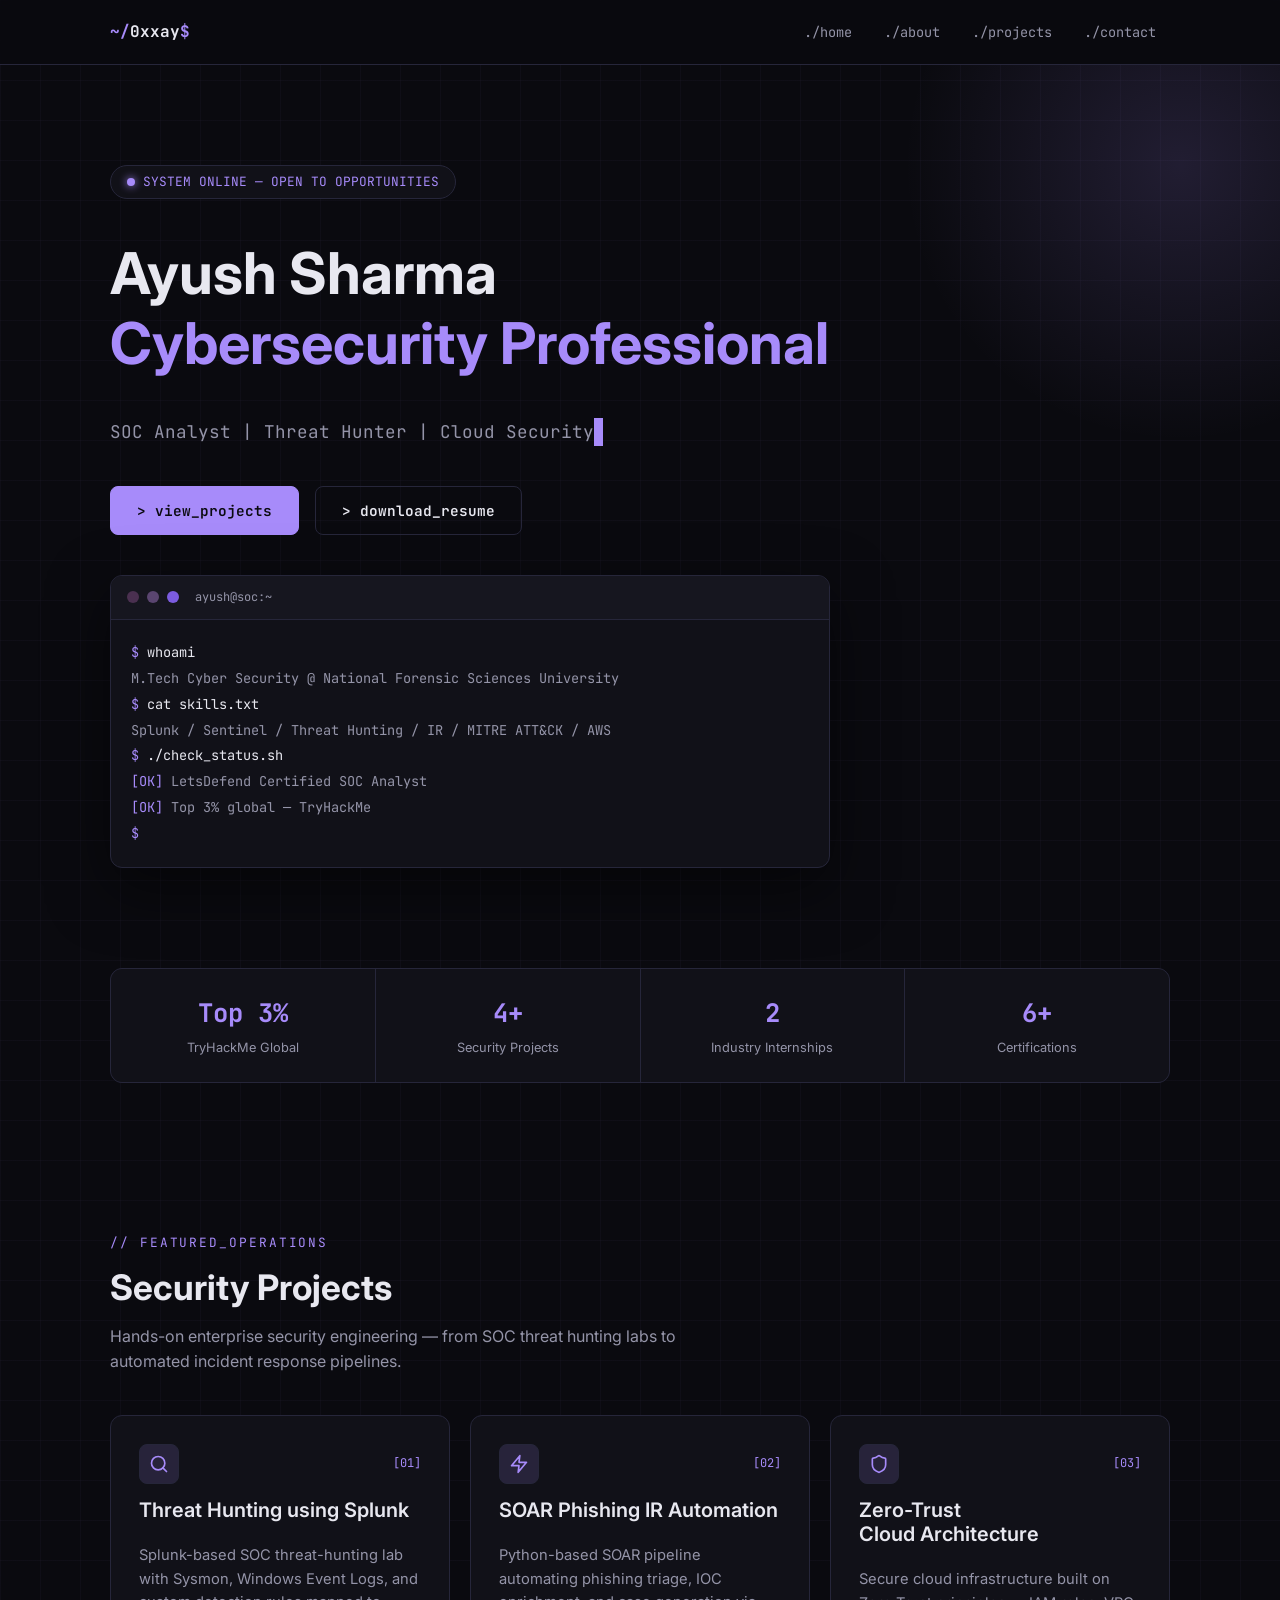
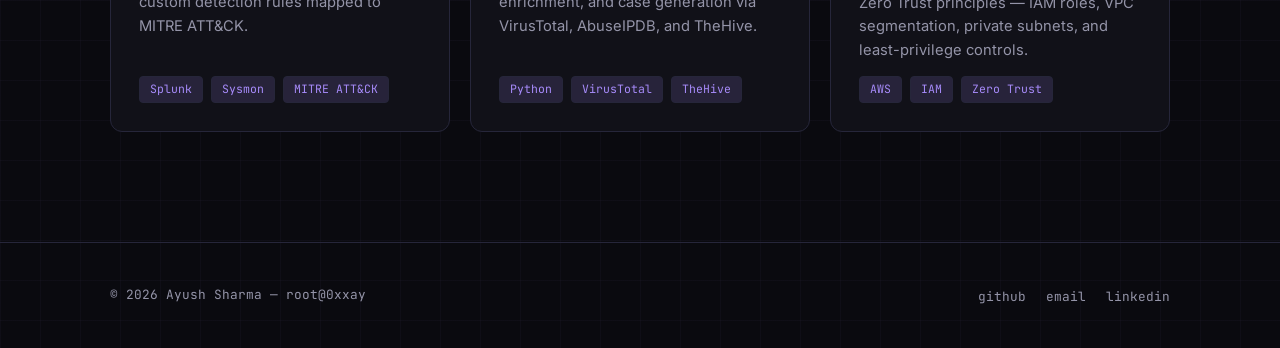
<file: index.html>
<!DOCTYPE html>
<html lang="en">
<head>
    <meta charset="UTF-8">
    <meta name="viewport" content="width=device-width, initial-scale=1.0">
    <meta name="description" content="Ayush Sharma - Cybersecurity professional specializing in SOC operations, threat hunting, SIEM (Splunk), and cloud security on AWS.">
    <meta name="keywords" content="cybersecurity, SOC analyst, threat hunting, Splunk, SIEM, incident response, AWS cloud security, MITRE ATT&CK">
    <meta name="author" content="Ayush Sharma">
    <meta name="theme-color" content="#0a0a0f">

    <meta property="og:title" content="Ayush Sharma | Cybersecurity Portfolio">
    <meta property="og:description" content="SOC Analyst | Threat Hunter | Cloud Security Engineer">

    <title>Ayush Sharma | Cybersecurity Professional</title>
    <link rel="preconnect" href="https://fonts.googleapis.com">
    <link rel="preconnect" href="https://fonts.gstatic.com" crossorigin>
    <link href="https://fonts.googleapis.com/css2?family=Inter:wght@400;600;700&family=JetBrains+Mono:wght@400;600;700&display=swap" rel="stylesheet">
    <link rel="stylesheet" href="assets/css/style.css">
</head>
<body>
    <!-- Navigation -->
    <nav class="navbar" aria-label="Main navigation">
        <div class="container">
            <div class="logo"><span class="prompt">~/</span>0xxay<span class="prompt">$</span></div>
            <button class="nav-toggle" aria-label="Toggle navigation menu">[=]</button>
            <ul class="nav-links">
                <li><a href="index.html" class="active">./home</a></li>
                <li><a href="about.html">./about</a></li>
                <li><a href="projects.html">./projects</a></li>
                <li><a href="contact.html">./contact</a></li>
            </ul>
        </div>
    </nav>

    <main>
        <!-- Hero Section -->
        <section id="home" class="hero">
            <div class="container">
                <span class="hero-status"><span class="status-dot" aria-hidden="true"></span>SYSTEM ONLINE — OPEN TO OPPORTUNITIES</span>
                <h1>Ayush Sharma<br><span class="accent">Cybersecurity Professional</span></h1>
                <p class="subtitle"><span id="typed-text">SOC Analyst | Threat Hunter | Cloud Security</span><span class="cursor">&nbsp;</span></p>
                <div class="cta-buttons">
                    <a href="projects.html" class="btn btn-primary">&gt; view_projects</a>
                    <a href="assets/documents/Ayush_Sharma_Resume.pdf" class="btn btn-secondary" download>&gt; download_resume</a>
                </div>

                <div class="terminal" role="img" aria-label="Terminal window showing profile summary">
                    <div class="terminal-header">
                        <span class="terminal-dot red"></span>
                        <span class="terminal-dot yellow"></span>
                        <span class="terminal-dot green"></span>
                        <span class="terminal-title">ayush@soc:~</span>
                    </div>
                    <div class="terminal-body">
                        <span class="line"><span class="prompt">$</span> <span class="cmd">whoami</span></span>
                        <span class="line">M.Tech Cyber Security @ National Forensic Sciences University</span>
                        <span class="line"><span class="prompt">$</span> <span class="cmd">cat skills.txt</span></span>
                        <span class="line">Splunk / Sentinel / Threat Hunting / IR / MITRE ATT&amp;CK / AWS</span>
                        <span class="line"><span class="prompt">$</span> <span class="cmd">./check_status.sh</span></span>
                        <span class="line"><span class="ok">[OK]</span> LetsDefend Certified SOC Analyst</span>
                        <span class="line"><span class="ok">[OK]</span> Top 3% global — TryHackMe</span>
                        <span class="line"><span class="prompt">$</span> <span class="cursor">&nbsp;</span></span>
                    </div>
                </div>

                <div class="stats-strip">
                    <div class="stat">
                        <div class="stat-value">Top 3%</div>
                        <div class="stat-label">TryHackMe Global</div>
                    </div>
                    <div class="stat">
                        <div class="stat-value">4+</div>
                        <div class="stat-label">Security Projects</div>
                    </div>
                    <div class="stat">
                        <div class="stat-value">2</div>
                        <div class="stat-label">Industry Internships</div>
                    </div>
                    <div class="stat">
                        <div class="stat-value">6+</div>
                        <div class="stat-label">Certifications</div>
                    </div>
                </div>
            </div>
        </section>

        <!-- Featured Projects -->
        <section id="projects-preview">
            <div class="container">
                <div class="section-head">
                    <span class="section-label">// featured_operations</span>
                    <h2>Security Projects</h2>
                    <p>Hands-on enterprise security engineering — from SOC threat hunting labs to automated incident response pipelines.</p>
                </div>
                <div class="projects-grid">
                    <article class="project-card">
                        <div class="card-top">
                            <div class="card-icon" aria-hidden="true">
                                <svg xmlns="http://www.w3.org/2000/svg" viewBox="0 0 24 24" fill="none" stroke="currentColor" stroke-width="2" stroke-linecap="round" stroke-linejoin="round"><circle cx="11" cy="11" r="8"/><path d="m21 21-4.35-4.35"/></svg>
                            </div>
                            <span class="card-index">[01]</span>
                        </div>
                        <h3>Threat Hunting using Splunk</h3>
                        <p>Splunk-based SOC threat-hunting lab with Sysmon, Windows Event Logs, and custom detection rules mapped to MITRE ATT&amp;CK.</p>
                        <div class="tech-stack">
                            <span class="tech-tag">Splunk</span>
                            <span class="tech-tag">Sysmon</span>
                            <span class="tech-tag">MITRE ATT&amp;CK</span>
                        </div>
                    </article>

                    <article class="project-card">
                        <div class="card-top">
                            <div class="card-icon" aria-hidden="true">
                                <svg xmlns="http://www.w3.org/2000/svg" viewBox="0 0 24 24" fill="none" stroke="currentColor" stroke-width="2" stroke-linecap="round" stroke-linejoin="round"><path d="M13 2 3 14h9l-1 8 10-12h-9l1-8z"/></svg>
                            </div>
                            <span class="card-index">[02]</span>
                        </div>
                        <h3>SOAR Phishing IR Automation</h3>
                        <p>Python-based SOAR pipeline automating phishing triage, IOC enrichment, and case generation via VirusTotal, AbuseIPDB, and TheHive.</p>
                        <div class="tech-stack">
                            <span class="tech-tag">Python</span>
                            <span class="tech-tag">VirusTotal</span>
                            <span class="tech-tag">TheHive</span>
                        </div>
                    </article>

                    <article class="project-card">
                        <div class="card-top">
                            <div class="card-icon" aria-hidden="true">
                                <svg xmlns="http://www.w3.org/2000/svg" viewBox="0 0 24 24" fill="none" stroke="currentColor" stroke-width="2" stroke-linecap="round" stroke-linejoin="round"><path d="M20 13c0 5-3.5 7.5-7.66 8.95a1 1 0 0 1-.67-.01C7.5 20.5 4 18 4 13V6a1 1 0 0 1 1-1c2 0 4.5-1.2 6.24-2.72a1.17 1.17 0 0 1 1.52 0C14.51 3.81 17 5 19 5a1 1 0 0 1 1 1z"/></svg>
                            </div>
                            <span class="card-index">[03]</span>
                        </div>
                        <h3>Zero-Trust Cloud Architecture</h3>
                        <p>Secure cloud infrastructure built on Zero Trust principles — IAM roles, VPC segmentation, private subnets, and least-privilege controls.</p>
                        <div class="tech-stack">
                            <span class="tech-tag">AWS</span>
                            <span class="tech-tag">IAM</span>
                            <span class="tech-tag">Zero Trust</span>
                        </div>
                    </article>
                </div>
            </div>
        </section>
    </main>

    <!-- Footer -->
    <footer>
        <div class="container">
            <p>&copy; 2026 Ayush Sharma — <span class="mono">root@0xxay</span></p>
            <ul class="footer-links">
                <li><a href="https://github.com/0xxay" target="_blank" rel="noopener noreferrer">github</a></li>
                <li><a href="mailto:ayush.sharma.cs.2024@gmail.com">email</a></li>
                <li><a href="https://www.linkedin.com/in/ayushsharma001" target="_blank" rel="noopener noreferrer">linkedin</a></li>
            </ul>
        </div>
    </footer>

    <script src="assets/js/main.js"></script>
</body>
</html>
</file>
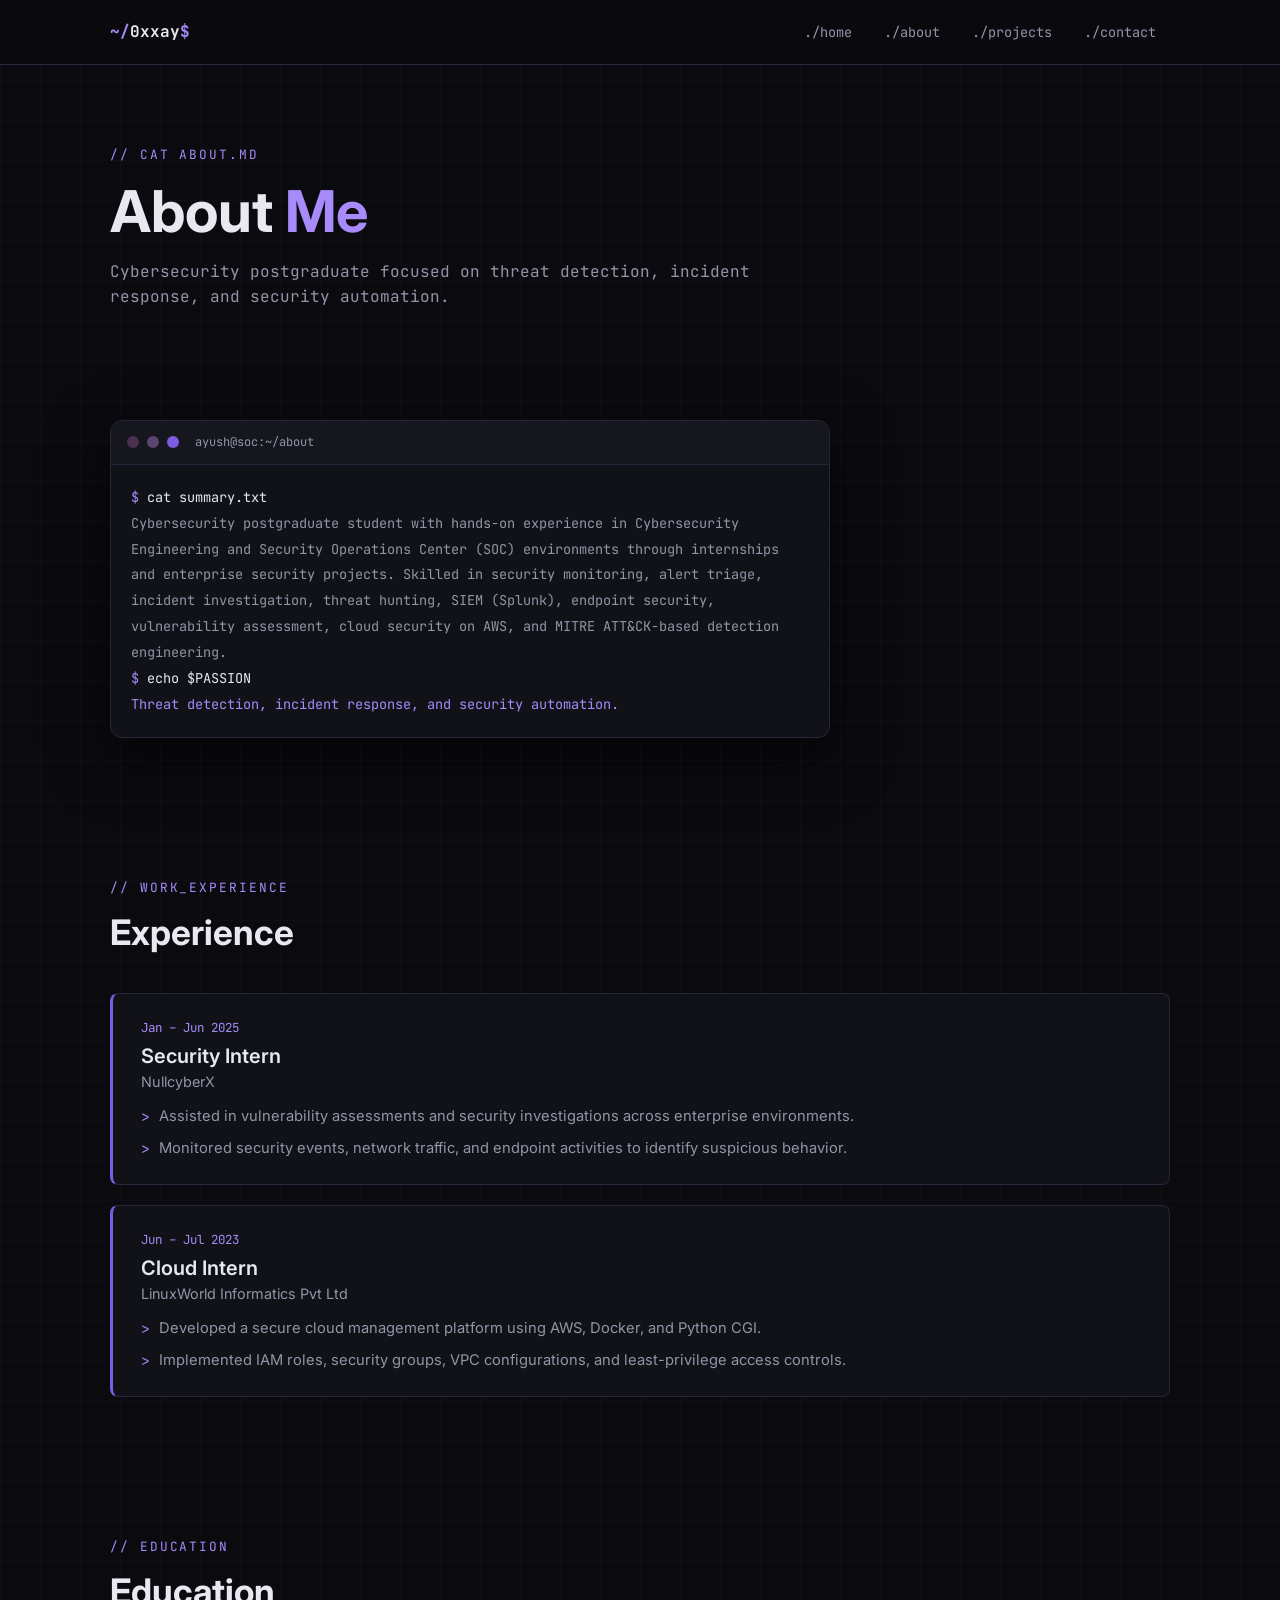
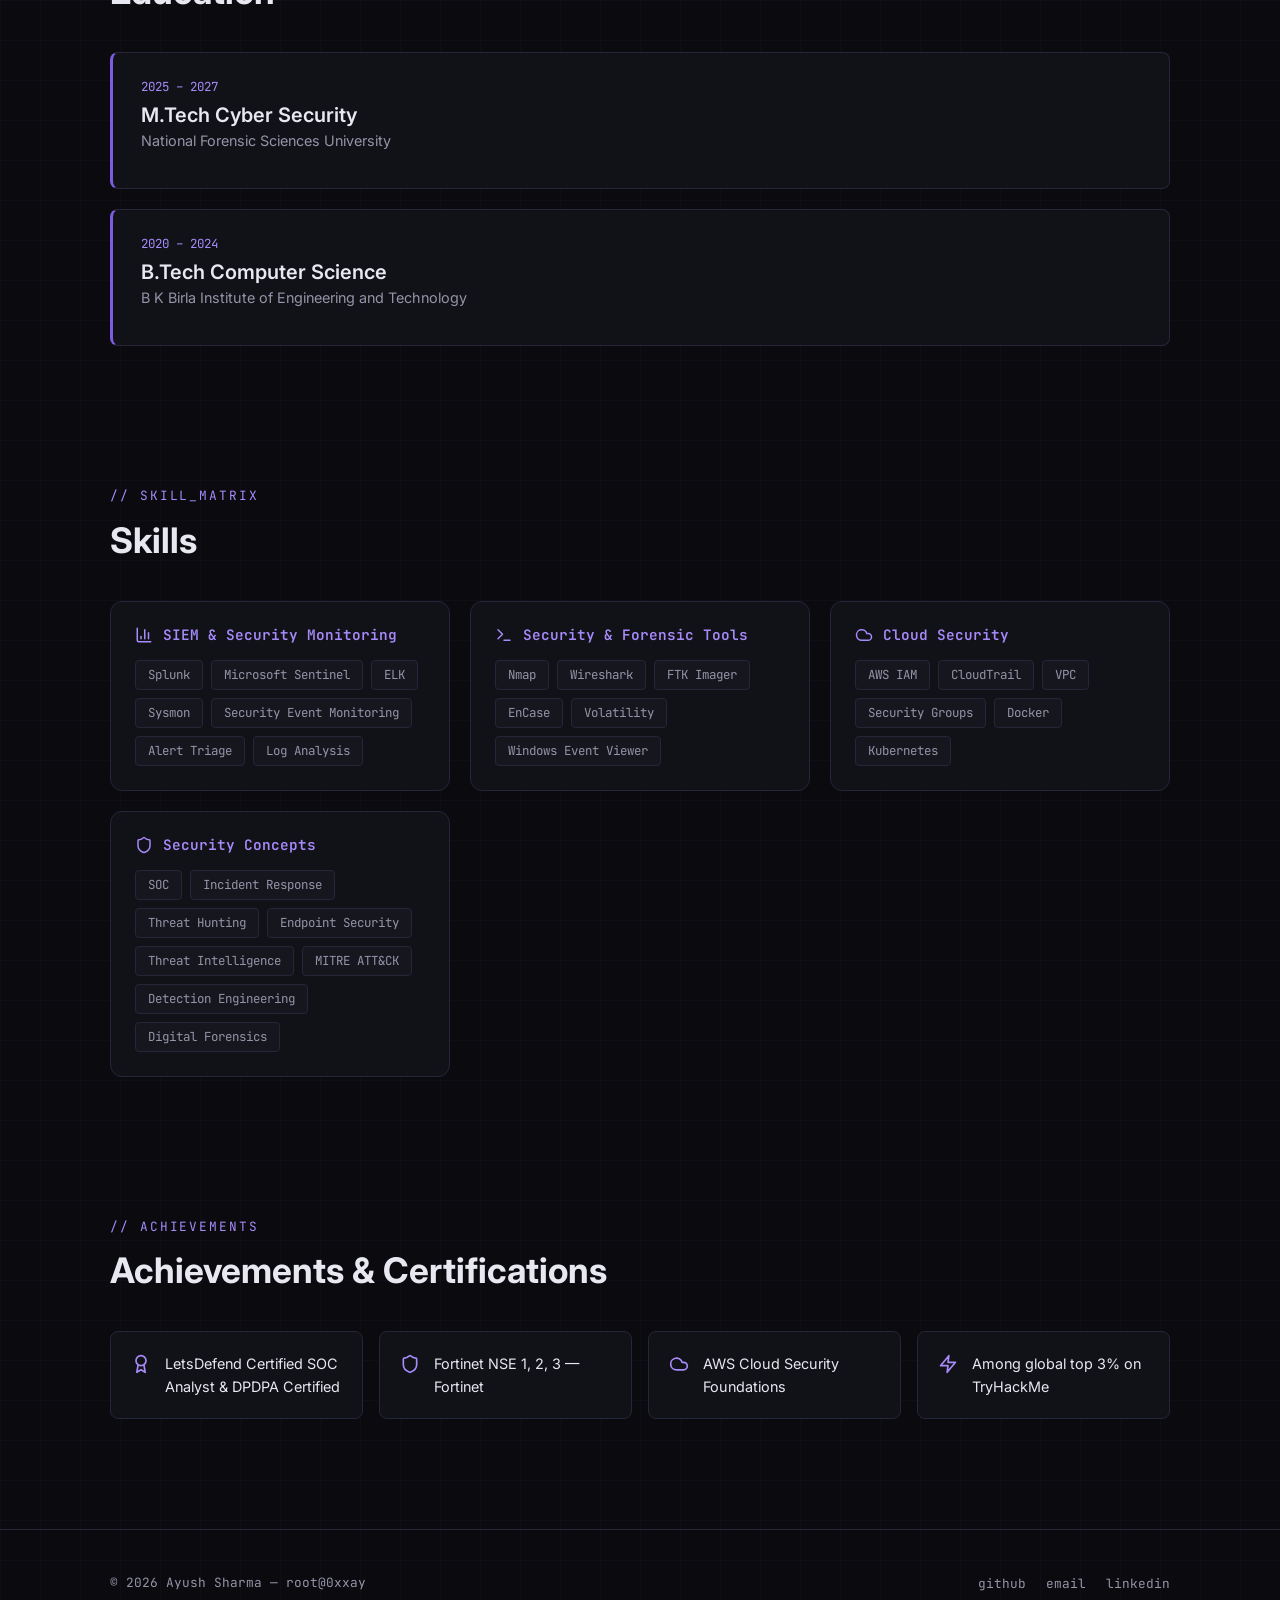
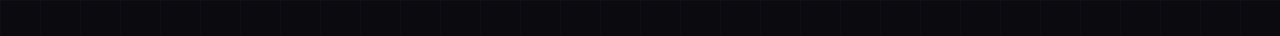
<file: about.html>
<!DOCTYPE html>
<html lang="en">
<head>
    <meta charset="UTF-8">
    <meta name="viewport" content="width=device-width, initial-scale=1.0">
    <meta name="description" content="About Ayush Sharma - Cybersecurity postgraduate with hands-on SOC, threat hunting, and cloud security experience.">
    <meta name="theme-color" content="#0a0a0f">
    <title>About | Ayush Sharma - Cybersecurity Portfolio</title>
    <link rel="preconnect" href="https://fonts.googleapis.com">
    <link rel="preconnect" href="https://fonts.gstatic.com" crossorigin>
    <link href="https://fonts.googleapis.com/css2?family=Inter:wght@400;600;700&family=JetBrains+Mono:wght@400;600;700&display=swap" rel="stylesheet">
    <link rel="stylesheet" href="assets/css/style.css">
</head>
<body>
    <!-- Navigation -->
    <nav class="navbar" aria-label="Main navigation">
        <div class="container">
            <div class="logo"><span class="prompt">~/</span>0xxay<span class="prompt">$</span></div>
            <button class="nav-toggle" aria-label="Toggle navigation menu">[=]</button>
            <ul class="nav-links">
                <li><a href="index.html">./home</a></li>
                <li><a href="about.html" class="active">./about</a></li>
                <li><a href="projects.html">./projects</a></li>
                <li><a href="contact.html">./contact</a></li>
            </ul>
        </div>
    </nav>

    <main>
        <!-- Page Hero -->
        <section class="page-hero">
            <div class="container">
                <span class="section-label">// cat about.md</span>
                <h1>About <span style="color: var(--accent);">Me</span></h1>
                <p class="subtitle">Cybersecurity postgraduate focused on threat detection, incident response, and security automation.</p>
            </div>
        </section>

        <!-- Summary -->
        <section>
            <div class="container">
                <div class="terminal">
                    <div class="terminal-header">
                        <span class="terminal-dot red"></span>
                        <span class="terminal-dot yellow"></span>
                        <span class="terminal-dot green"></span>
                        <span class="terminal-title">ayush@soc:~/about</span>
                    </div>
                    <div class="terminal-body">
                        <span class="line"><span class="prompt">$</span> <span class="cmd">cat summary.txt</span></span>
                        <span class="line">Cybersecurity postgraduate student with hands-on experience in Cybersecurity Engineering and Security Operations Center (SOC) environments through internships and enterprise security projects. Skilled in security monitoring, alert triage, incident investigation, threat hunting, SIEM (Splunk), endpoint security, vulnerability assessment, cloud security on AWS, and MITRE ATT&amp;CK-based detection engineering.</span>
                        <span class="line"><span class="prompt">$</span> <span class="cmd">echo $PASSION</span></span>
                        <span class="line"><span class="ok">Threat detection, incident response, and security automation.</span></span>
                    </div>
                </div>
            </div>
        </section>

        <!-- Experience -->
        <section>
            <div class="container">
                <div class="section-head">
                    <span class="section-label">// work_experience</span>
                    <h2>Experience</h2>
                </div>
                <div class="timeline">
                    <div class="timeline-item">
                        <span class="timeline-meta">Jan – Jun 2025</span>
                        <h3>Security Intern</h3>
                        <p class="org">NullcyberX</p>
                        <ul>
                            <li>Assisted in vulnerability assessments and security investigations across enterprise environments.</li>
                            <li>Monitored security events, network traffic, and endpoint activities to identify suspicious behavior.</li>
                        </ul>
                    </div>
                    <div class="timeline-item">
                        <span class="timeline-meta">Jun – Jul 2023</span>
                        <h3>Cloud Intern</h3>
                        <p class="org">LinuxWorld Informatics Pvt Ltd</p>
                        <ul>
                            <li>Developed a secure cloud management platform using AWS, Docker, and Python CGI.</li>
                            <li>Implemented IAM roles, security groups, VPC configurations, and least-privilege access controls.</li>
                        </ul>
                    </div>
                </div>
            </div>
        </section>

        <!-- Education -->
        <section>
            <div class="container">
                <div class="section-head">
                    <span class="section-label">// education</span>
                    <h2>Education</h2>
                </div>
                <div class="timeline">
                    <div class="timeline-item">
                        <span class="timeline-meta">2025 – 2027</span>
                        <h3>M.Tech Cyber Security</h3>
                        <p class="org">National Forensic Sciences University</p>
                    </div>
                    <div class="timeline-item">
                        <span class="timeline-meta">2020 – 2024</span>
                        <h3>B.Tech Computer Science</h3>
                        <p class="org">B K Birla Institute of Engineering and Technology</p>
                    </div>
                </div>
            </div>
        </section>

        <!-- Skills -->
        <section>
            <div class="container">
                <div class="section-head">
                    <span class="section-label">// skill_matrix</span>
                    <h2>Skills</h2>
                </div>
                <div class="skills-grid">
                    <div class="skill-category">
                        <h3><svg xmlns="http://www.w3.org/2000/svg" viewBox="0 0 24 24" fill="none" stroke="currentColor" stroke-width="2" stroke-linecap="round" stroke-linejoin="round" aria-hidden="true"><path d="M3 3v16a2 2 0 0 0 2 2h16"/><path d="M18 17V9"/><path d="M13 17V5"/><path d="M8 17v-3"/></svg>SIEM &amp; Security Monitoring</h3>
                        <ul class="skill-list">
                            <li>Splunk</li>
                            <li>Microsoft Sentinel</li>
                            <li>ELK</li>
                            <li>Sysmon</li>
                            <li>Security Event Monitoring</li>
                            <li>Alert Triage</li>
                            <li>Log Analysis</li>
                        </ul>
                    </div>
                    <div class="skill-category">
                        <h3><svg xmlns="http://www.w3.org/2000/svg" viewBox="0 0 24 24" fill="none" stroke="currentColor" stroke-width="2" stroke-linecap="round" stroke-linejoin="round" aria-hidden="true"><polyline points="4 17 10 11 4 5"/><line x1="12" x2="20" y1="19" y2="19"/></svg>Security &amp; Forensic Tools</h3>
                        <ul class="skill-list">
                            <li>Nmap</li>
                            <li>Wireshark</li>
                            <li>FTK Imager</li>
                            <li>EnCase</li>
                            <li>Volatility</li>
                            <li>Windows Event Viewer</li>
                        </ul>
                    </div>
                    <div class="skill-category">
                        <h3><svg xmlns="http://www.w3.org/2000/svg" viewBox="0 0 24 24" fill="none" stroke="currentColor" stroke-width="2" stroke-linecap="round" stroke-linejoin="round" aria-hidden="true"><path d="M17.5 19H9a7 7 0 1 1 6.71-9h1.79a4.5 4.5 0 1 1 0 9Z"/></svg>Cloud Security</h3>
                        <ul class="skill-list">
                            <li>AWS IAM</li>
                            <li>CloudTrail</li>
                            <li>VPC</li>
                            <li>Security Groups</li>
                            <li>Docker</li>
                            <li>Kubernetes</li>
                        </ul>
                    </div>
                    <div class="skill-category">
                        <h3><svg xmlns="http://www.w3.org/2000/svg" viewBox="0 0 24 24" fill="none" stroke="currentColor" stroke-width="2" stroke-linecap="round" stroke-linejoin="round" aria-hidden="true"><path d="M20 13c0 5-3.5 7.5-7.66 8.95a1 1 0 0 1-.67-.01C7.5 20.5 4 18 4 13V6a1 1 0 0 1 1-1c2 0 4.5-1.2 6.24-2.72a1.17 1.17 0 0 1 1.52 0C14.51 3.81 17 5 19 5a1 1 0 0 1 1 1z"/></svg>Security Concepts</h3>
                        <ul class="skill-list">
                            <li>SOC</li>
                            <li>Incident Response</li>
                            <li>Threat Hunting</li>
                            <li>Endpoint Security</li>
                            <li>Threat Intelligence</li>
                            <li>MITRE ATT&amp;CK</li>
                            <li>Detection Engineering</li>
                            <li>Digital Forensics</li>
                        </ul>
                    </div>
                </div>
            </div>
        </section>

        <!-- Achievements -->
        <section>
            <div class="container">
                <div class="section-head">
                    <span class="section-label">// achievements</span>
                    <h2>Achievements &amp; Certifications</h2>
                </div>
                <div class="achievements-grid">
                    <div class="achievement">
                        <svg xmlns="http://www.w3.org/2000/svg" viewBox="0 0 24 24" fill="none" stroke="currentColor" stroke-width="2" stroke-linecap="round" stroke-linejoin="round" aria-hidden="true"><circle cx="12" cy="8" r="6"/><path d="M15.477 12.89 17 22l-5-3-5 3 1.523-9.11"/></svg>
                        <p>LetsDefend Certified SOC Analyst &amp; DPDPA Certified</p>
                    </div>
                    <div class="achievement">
                        <svg xmlns="http://www.w3.org/2000/svg" viewBox="0 0 24 24" fill="none" stroke="currentColor" stroke-width="2" stroke-linecap="round" stroke-linejoin="round" aria-hidden="true"><path d="M20 13c0 5-3.5 7.5-7.66 8.95a1 1 0 0 1-.67-.01C7.5 20.5 4 18 4 13V6a1 1 0 0 1 1-1c2 0 4.5-1.2 6.24-2.72a1.17 1.17 0 0 1 1.52 0C14.51 3.81 17 5 19 5a1 1 0 0 1 1 1z"/></svg>
                        <p>Fortinet NSE 1, 2, 3 — Fortinet</p>
                    </div>
                    <div class="achievement">
                        <svg xmlns="http://www.w3.org/2000/svg" viewBox="0 0 24 24" fill="none" stroke="currentColor" stroke-width="2" stroke-linecap="round" stroke-linejoin="round" aria-hidden="true"><path d="M17.5 19H9a7 7 0 1 1 6.71-9h1.79a4.5 4.5 0 1 1 0 9Z"/></svg>
                        <p>AWS Cloud Security Foundations</p>
                    </div>
                    <div class="achievement">
                        <svg xmlns="http://www.w3.org/2000/svg" viewBox="0 0 24 24" fill="none" stroke="currentColor" stroke-width="2" stroke-linecap="round" stroke-linejoin="round" aria-hidden="true"><path d="M13 2 3 14h9l-1 8 10-12h-9l1-8z"/></svg>
                        <p>Among global top 3% on TryHackMe</p>
                    </div>
                </div>
            </div>
        </section>
    </main>

    <!-- Footer -->
    <footer>
        <div class="container">
            <p>&copy; 2026 Ayush Sharma — <span class="mono">root@0xxay</span></p>
            <ul class="footer-links">
                <li><a href="https://github.com/0xxay" target="_blank" rel="noopener noreferrer">github</a></li>
                <li><a href="mailto:ayush.sharma.cs.2024@gmail.com">email</a></li>
                <li><a href="https://www.linkedin.com/in/ayushsharma001" target="_blank" rel="noopener noreferrer">linkedin</a></li>
            </ul>
        </div>
    </footer>

    <script src="assets/js/main.js"></script>
</body>
</html>
</file>
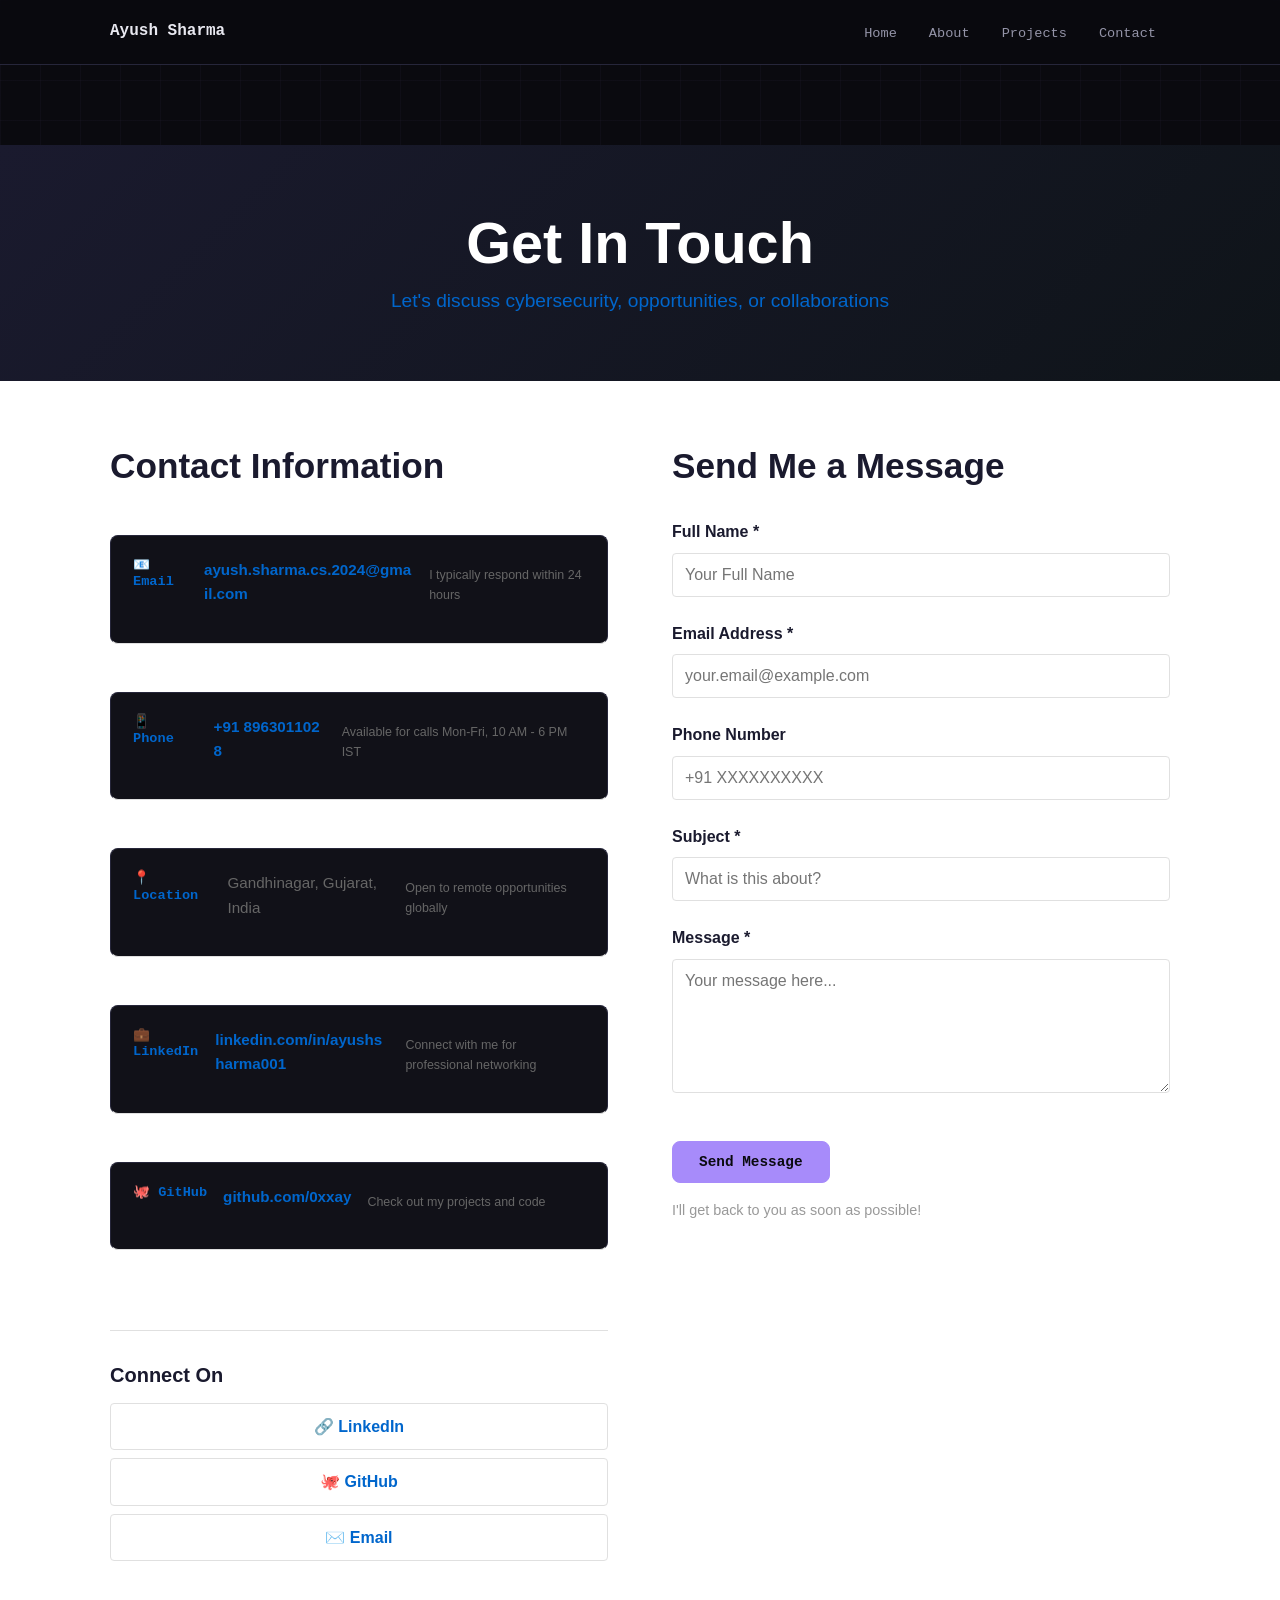
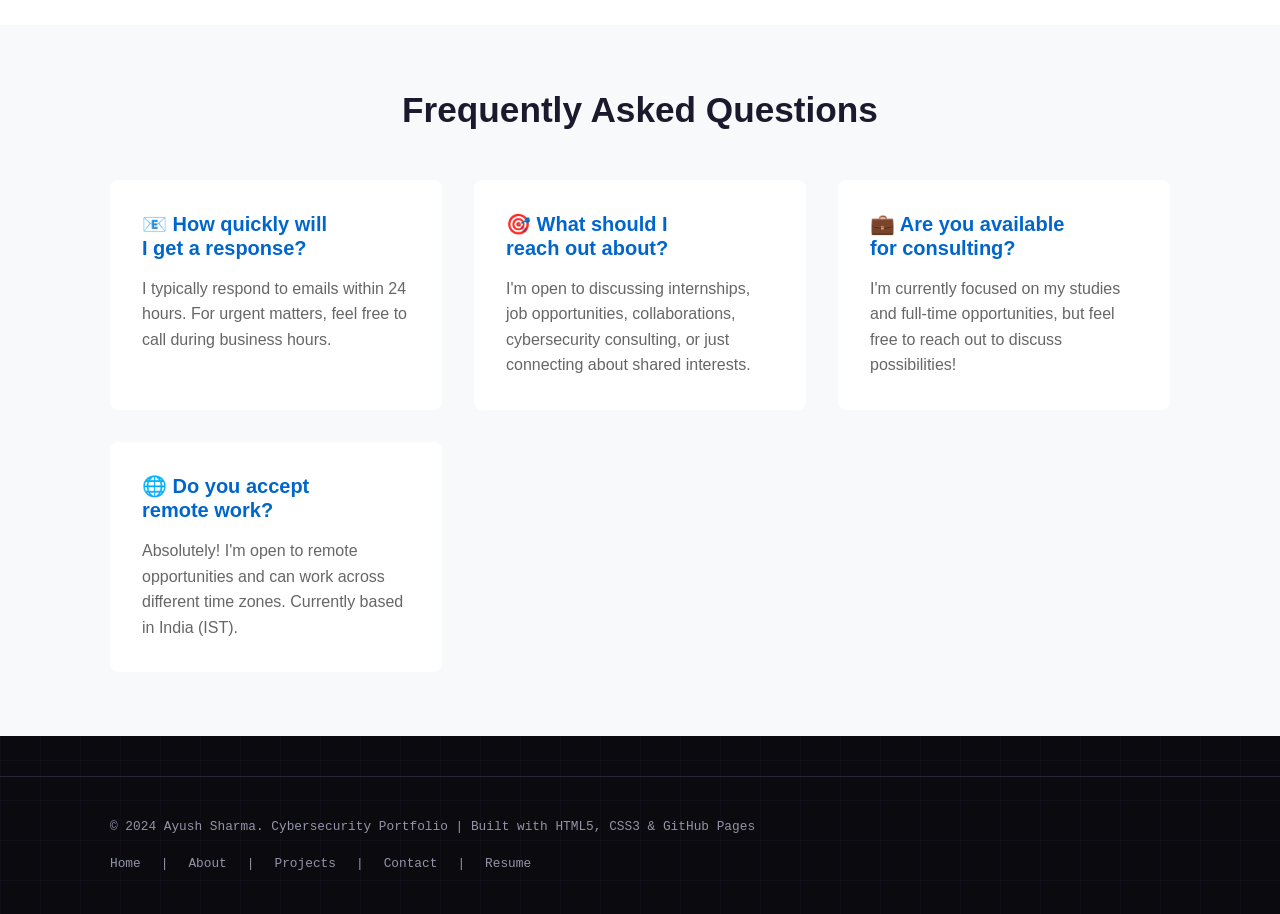
<file: contact.html>
<!DOCTYPE html>
<html lang="en">
<head>
    <meta charset="UTF-8">
    <meta name="viewport" content="width=device-width, initial-scale=1.0">
    <meta name="description" content="Contact Ayush Sharma - Cybersecurity Detection Engineer">
    <title>Contact | Ayush Sharma - Cybersecurity Portfolio</title>
    <link rel="stylesheet" href="assets/css/style.css">
</head>
<body>
    <!-- Navigation -->
    <nav class="navbar">
        <div class="container">
            <div class="logo">Ayush Sharma</div>
            <ul class="nav-links">
                <li><a href="index.html#home">Home</a></li>
                <li><a href="about.html">About</a></li>
                <li><a href="projects.html">Projects</a></li>
                <li><a href="contact.html">Contact</a></li>
            </ul>
        </div>
    </nav>

    <!-- Contact Hero -->
    <section class="contact-hero">
        <div class="container">
            <h1>Get In Touch</h1>
            <p class="subtitle">Let's discuss cybersecurity, opportunities, or collaborations</p>
        </div>
    </section>

    <!-- Contact Content -->
    <section class="contact-section">
        <div class="container">
            <div class="contact-wrapper">
                <!-- Contact Information -->
                <div class="contact-info">
                    <h2>Contact Information</h2>
                    
                    <div class="info-item">
                        <h3>📧 Email</h3>
                        <p>
                            <a href="mailto:ayush.sharma.cs.2024@gmail.com">
                                ayush.sharma.cs.2024@gmail.com
                            </a>
                        </p>
                        <p class="info-note">I typically respond within 24 hours</p>
                    </div>

                    <div class="info-item">
                        <h3>📱 Phone</h3>
                        <p>
                            <a href="tel:+918963011028">
                                +91 8963011028
                            </a>
                        </p>
                        <p class="info-note">Available for calls Mon-Fri, 10 AM - 6 PM IST</p>
                    </div>

                    <div class="info-item">
                        <h3>📍 Location</h3>
                        <p>Gandhinagar, Gujarat, India</p>
                        <p class="info-note">Open to remote opportunities globally</p>
                    </div>

                    <div class="info-item">
                        <h3>💼 LinkedIn</h3>
                        <p>
                            <a href="https://linkedin.com/in/ayushsharma001" target="_blank">
                                linkedin.com/in/ayushsharma001
                            </a>
                        </p>
                        <p class="info-note">Connect with me for professional networking</p>
                    </div>

                    <div class="info-item">
                        <h3>🐙 GitHub</h3>
                        <p>
                            <a href="https://github.com/0xxay" target="_blank">
                                github.com/0xxay
                            </a>
                        </p>
                        <p class="info-note">Check out my projects and code</p>
                    </div>

                    <!-- Social Media Links -->
                    <div class="social-links-section">
                        <h3>Connect On</h3>
                        <div class="social-icons">
                            <a href="https://linkedin.com/in/ayushsharma001" target="_blank" class="social-icon linkedin" title="LinkedIn">
                                🔗 LinkedIn
                            </a>
                            <a href="https://github.com/0xxay" target="_blank" class="social-icon github" title="GitHub">
                                🐙 GitHub
                            </a>
                            <a href="mailto:ayush.sharma.cs.2024@gmail.com" class="social-icon email" title="Email">
                                ✉️ Email
                            </a>
                        </div>
                    </div>
                </div>

                <!-- Contact Form -->
                <div class="contact-form-wrapper">
                    <h2>Send Me a Message</h2>
                    <form class="contact-form" action="https://formspree.io/f/YOUR_FORM_ID" method="POST">
                        <div class="form-group">
                            <label for="name">Full Name *</label>
                            <input 
                                type="text" 
                                id="name" 
                                name="name" 
                                placeholder="Your Full Name" 
                                required
                            >
                        </div>

                        <div class="form-group">
                            <label for="email">Email Address *</label>
                            <input 
                                type="email" 
                                id="email" 
                                name="email" 
                                placeholder="your.email@example.com" 
                                required
                            >
                        </div>

                        <div class="form-group">
                            <label for="phone">Phone Number</label>
                            <input 
                                type="tel" 
                                id="phone" 
                                name="phone" 
                                placeholder="+91 XXXXXXXXXX"
                            >
                        </div>

                        <div class="form-group">
                            <label for="subject">Subject *</label>
                            <input 
                                type="text" 
                                id="subject" 
                                name="subject" 
                                placeholder="What is this about?" 
                                required
                            >
                        </div>

                        <div class="form-group">
                            <label for="message">Message *</label>
                            <textarea 
                                id="message" 
                                name="message" 
                                placeholder="Your message here..." 
                                rows="6" 
                                required
                            ></textarea>
                        </div>

                        <button type="submit" class="btn btn-primary">Send Message</button>
                        <p class="form-note">I'll get back to you as soon as possible!</p>
                    </form>
                </div>
            </div>
        </div>
    </section>

    <!-- Quick Response Times -->
    <section class="contact-faq">
        <div class="container">
            <h2>Frequently Asked Questions</h2>
            <div class="faq-grid">
                <div class="faq-item">
                    <h3>📧 How quickly will I get a response?</h3>
                    <p>I typically respond to emails within 24 hours. For urgent matters, feel free to call during business hours.</p>
                </div>
                <div class="faq-item">
                    <h3>🎯 What should I reach out about?</h3>
                    <p>I'm open to discussing internships, job opportunities, collaborations, cybersecurity consulting, or just connecting about shared interests.</p>
                </div>
                <div class="faq-item">
                    <h3>💼 Are you available for consulting?</h3>
                    <p>I'm currently focused on my studies and full-time opportunities, but feel free to reach out to discuss possibilities!</p>
                </div>
                <div class="faq-item">
                    <h3>🌐 Do you accept remote work?</h3>
                    <p>Absolutely! I'm open to remote opportunities and can work across different time zones. Currently based in India (IST).</p>
                </div>
            </div>
        </div>
    </section>

    <!-- Footer -->
    <footer>
        <div class="container">
            <p>&copy; 2024 Ayush Sharma. Cybersecurity Portfolio | Built with HTML5, CSS3 & GitHub Pages</p>
            <p class="footer-links">
                <a href="index.html#home">Home</a> | 
                <a href="about.html">About</a> | 
                <a href="projects.html">Projects</a> | 
                <a href="contact.html">Contact</a> |
                <a href="assets/documents/Ayush_Sharma_Resume.pdf" download>Resume</a>
            </p>
        </div>
    </footer>

    <script src="assets/js/main.js"></script>

    <style>
        /* Contact Page Specific Styles */
        .contact-hero {
            background: linear-gradient(135deg, #1a1a2e 0%, #0f1419 100%);
            color: white;
            padding: 4rem 2rem;
            text-align: center;
            margin-top: 80px;
        }

        .contact-hero h1 {
            color: white;
            margin-bottom: 0.5rem;
        }

        .contact-hero .subtitle {
            color: #0066cc;
            font-size: 1.2rem;
        }

        .contact-section {
            padding: 4rem 2rem;
            background-color: white;
        }

        .contact-wrapper {
            display: grid;
            grid-template-columns: 1fr 1fr;
            gap: 4rem;
        }

        .contact-info,
        .contact-form-wrapper {
            display: flex;
            flex-direction: column;
        }

        .contact-info h2,
        .contact-form-wrapper h2 {
            color: #1a1a2e;
            margin-bottom: 2rem;
        }

        .info-item {
            margin-bottom: 2rem;
            padding-bottom: 2rem;
            border-bottom: 1px solid #e0e0e0;
        }

        .info-item:last-child {
            border-bottom: none;
        }

        .info-item h3 {
            color: #0066cc;
            margin-bottom: 0.5rem;
        }

        .info-item p {
            color: #666;
            margin-bottom: 0.25rem;
        }

        .info-item a {
            color: #0066cc;
            font-weight: 600;
        }

        .info-item a:hover {
            color: #ff6b35;
        }

        .info-note {
            font-size: 0.9rem;
            color: #999;
            margin-top: 0.5rem !important;
        }

        /* Contact Form Styles */
        .contact-form {
            display: flex;
            flex-direction: column;
        }

        .form-group {
            margin-bottom: 1.5rem;
        }

        .form-group label {
            display: block;
            margin-bottom: 0.5rem;
            color: #1a1a2e;
            font-weight: 600;
        }

        .form-group input,
        .form-group textarea {
            width: 100%;
            padding: 12px;
            border: 1px solid #e0e0e0;
            border-radius: 4px;
            font-family: inherit;
            font-size: 1rem;
            transition: all 0.3s ease;
        }

        .form-group input:focus,
        .form-group textarea:focus {
            outline: none;
            border-color: #0066cc;
            box-shadow: 0 0 0 3px rgba(0, 102, 204, 0.1);
        }

        .contact-form .btn {
            align-self: flex-start;
            margin-top: 1rem;
        }

        .form-note {
            color: #999;
            font-size: 0.9rem;
            margin-top: 1rem;
            margin-bottom: 0;
        }

        /* Social Links Section */
        .social-links-section {
            margin-top: 2rem;
            padding-top: 2rem;
            border-top: 1px solid #e0e0e0;
        }

        .social-links-section h3 {
            color: #1a1a2e;
            margin-bottom: 1rem;
        }

        .social-icons {
            display: flex;
            flex-direction: column;
            gap: 0.5rem;
        }

        .social-icon {
            padding: 10px 15px;
            border: 1px solid #e0e0e0;
            border-radius: 4px;
            text-align: center;
            font-weight: 600;
            transition: all 0.3s ease;
            color: #0066cc;
        }

        .social-icon:hover {
            background-color: #0066cc;
            color: white;
            text-decoration: none;
            border-color: #0066cc;
        }

        /* FAQ Section */
        .contact-faq {
            padding: 4rem 2rem;
            background-color: #f8f9fa;
        }

        .contact-faq h2 {
            text-align: center;
            color: #1a1a2e;
            margin-bottom: 3rem;
        }

        .faq-grid {
            display: grid;
            grid-template-columns: repeat(auto-fit, minmax(300px, 1fr));
            gap: 2rem;
        }

        .faq-item {
            background-color: white;
            padding: 2rem;
            border-radius: 8px;
            box-shadow: var(--shadow);
            transition: all 0.3s ease;
        }

        .faq-item:hover {
            box-shadow: var(--shadow-lg);
            transform: translateY(-4px);
        }

        .faq-item h3 {
            color: #0066cc;
            margin-bottom: 1rem;
        }

        .faq-item p {
            color: #666;
        }

        /* Responsive Design */
        @media (max-width: 1024px) {
            .contact-wrapper {
                grid-template-columns: 1fr;
                gap: 2rem;
            }
        }

        @media (max-width: 768px) {
            .contact-hero {
                padding: 3rem 1.5rem;
            }

            .contact-hero h1 {
                font-size: 2rem;
            }

            .contact-section {
                padding: 2rem 1rem;
            }

            .contact-wrapper {
                grid-template-columns: 1fr;
            }

            .faq-grid {
                grid-template-columns: 1fr;
            }

            .social-icons {
                flex-direction: row;
                flex-wrap: wrap;
            }

            .social-icon {
                flex: 1;
                min-width: 100px;
            }
        }

        @media (max-width: 480px) {
            .contact-wrapper {
                gap: 1rem;
            }

            .info-item {
                margin-bottom: 1.5rem;
                padding-bottom: 1.5rem;
            }

            .form-group input,
            .form-group textarea {
                padding: 10px;
            }
        }
    </style>
</body>
</html>
</file>
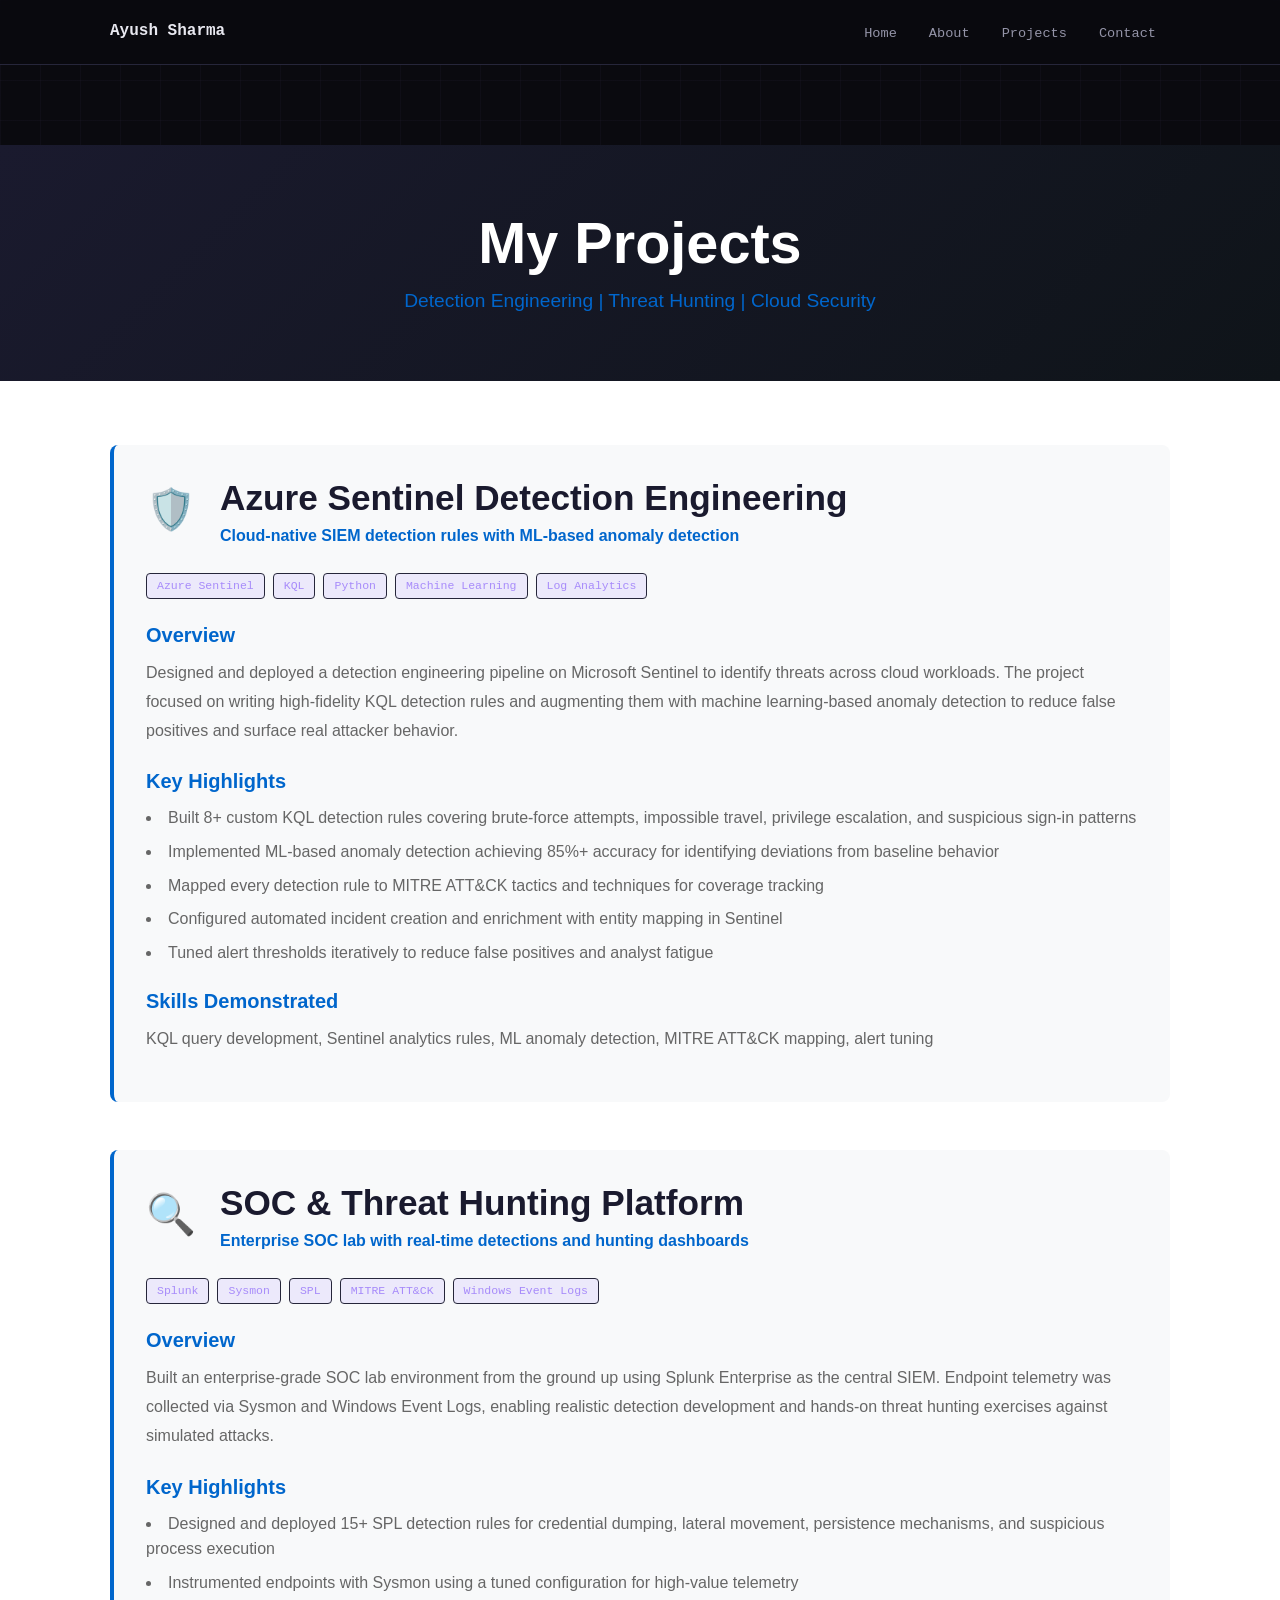
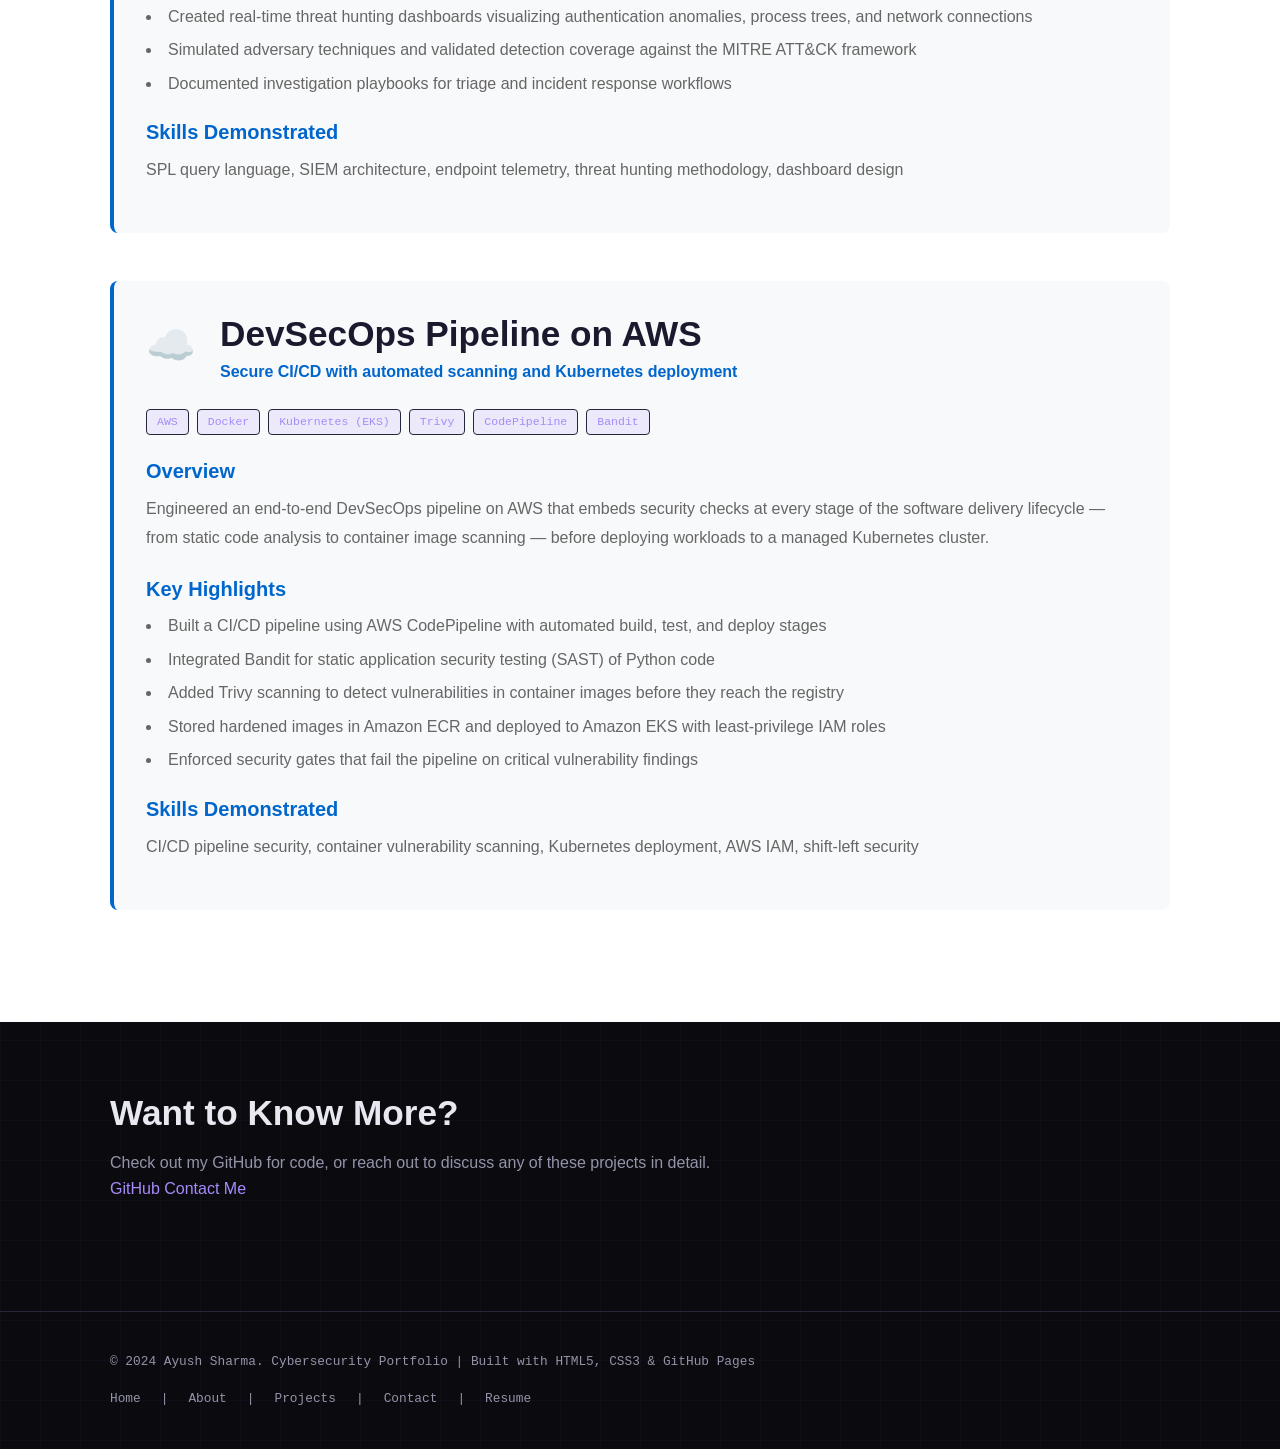
<file: projects.html>
<!DOCTYPE html>
<html lang="en">
<head>
    <meta charset="UTF-8">
    <meta name="viewport" content="width=device-width, initial-scale=1.0">
    <meta name="description" content="Projects by Ayush Sharma - Azure Sentinel detection engineering, Splunk SOC threat hunting, and AWS DevSecOps pipeline security">
    <title>Projects | Ayush Sharma - Cybersecurity Portfolio</title>
    <link rel="stylesheet" href="assets/css/style.css">
</head>
<body>
    <!-- Navigation -->
    <nav class="navbar">
        <div class="container">
            <div class="logo">Ayush Sharma</div>
            <ul class="nav-links">
                <li><a href="index.html#home">Home</a></li>
                <li><a href="about.html">About</a></li>
                <li><a href="projects.html">Projects</a></li>
                <li><a href="contact.html">Contact</a></li>
            </ul>
        </div>
    </nav>

    <!-- Projects Hero -->
    <section class="projects-hero">
        <div class="container">
            <h1>My Projects</h1>
            <p class="subtitle">Detection Engineering | Threat Hunting | Cloud Security</p>
        </div>
    </section>

    <!-- Projects Main -->
    <section class="projects-main">
        <div class="container">

            <!-- Project 1: Azure Sentinel -->
            <article id="azure-sentinel" class="project-detail">
                <div class="project-detail-header">
                    <span class="project-detail-icon">🛡️</span>
                    <div>
                        <h2>Azure Sentinel Detection Engineering</h2>
                        <p class="project-detail-tagline">Cloud-native SIEM detection rules with ML-based anomaly detection</p>
                    </div>
                </div>
                <div class="tech-stack">
                    <span class="tech-tag">Azure Sentinel</span>
                    <span class="tech-tag">KQL</span>
                    <span class="tech-tag">Python</span>
                    <span class="tech-tag">Machine Learning</span>
                    <span class="tech-tag">Log Analytics</span>
                </div>
                <div class="project-detail-body">
                    <h3>Overview</h3>
                    <p>
                        Designed and deployed a detection engineering pipeline on Microsoft Sentinel to identify
                        threats across cloud workloads. The project focused on writing high-fidelity KQL detection
                        rules and augmenting them with machine learning-based anomaly detection to reduce false
                        positives and surface real attacker behavior.
                    </p>
                    <h3>Key Highlights</h3>
                    <ul>
                        <li>Built 8+ custom KQL detection rules covering brute-force attempts, impossible travel, privilege escalation, and suspicious sign-in patterns</li>
                        <li>Implemented ML-based anomaly detection achieving 85%+ accuracy for identifying deviations from baseline behavior</li>
                        <li>Mapped every detection rule to MITRE ATT&amp;CK tactics and techniques for coverage tracking</li>
                        <li>Configured automated incident creation and enrichment with entity mapping in Sentinel</li>
                        <li>Tuned alert thresholds iteratively to reduce false positives and analyst fatigue</li>
                    </ul>
                    <h3>Skills Demonstrated</h3>
                    <p>KQL query development, Sentinel analytics rules, ML anomaly detection, MITRE ATT&amp;CK mapping, alert tuning</p>
                </div>
            </article>

            <!-- Project 2: Splunk SOC -->
            <article id="splunk-soc" class="project-detail">
                <div class="project-detail-header">
                    <span class="project-detail-icon">🔍</span>
                    <div>
                        <h2>SOC &amp; Threat Hunting Platform</h2>
                        <p class="project-detail-tagline">Enterprise SOC lab with real-time detections and hunting dashboards</p>
                    </div>
                </div>
                <div class="tech-stack">
                    <span class="tech-tag">Splunk</span>
                    <span class="tech-tag">Sysmon</span>
                    <span class="tech-tag">SPL</span>
                    <span class="tech-tag">MITRE ATT&amp;CK</span>
                    <span class="tech-tag">Windows Event Logs</span>
                </div>
                <div class="project-detail-body">
                    <h3>Overview</h3>
                    <p>
                        Built an enterprise-grade SOC lab environment from the ground up using Splunk Enterprise as the
                        central SIEM. Endpoint telemetry was collected via Sysmon and Windows Event Logs, enabling
                        realistic detection development and hands-on threat hunting exercises against simulated attacks.
                    </p>
                    <h3>Key Highlights</h3>
                    <ul>
                        <li>Designed and deployed 15+ SPL detection rules for credential dumping, lateral movement, persistence mechanisms, and suspicious process execution</li>
                        <li>Instrumented endpoints with Sysmon using a tuned configuration for high-value telemetry</li>
                        <li>Created real-time threat hunting dashboards visualizing authentication anomalies, process trees, and network connections</li>
                        <li>Simulated adversary techniques and validated detection coverage against the MITRE ATT&amp;CK framework</li>
                        <li>Documented investigation playbooks for triage and incident response workflows</li>
                    </ul>
                    <h3>Skills Demonstrated</h3>
                    <p>SPL query language, SIEM architecture, endpoint telemetry, threat hunting methodology, dashboard design</p>
                </div>
            </article>

            <!-- Project 3: AWS DevSecOps -->
            <article id="aws-devsecops" class="project-detail">
                <div class="project-detail-header">
                    <span class="project-detail-icon">☁️</span>
                    <div>
                        <h2>DevSecOps Pipeline on AWS</h2>
                        <p class="project-detail-tagline">Secure CI/CD with automated scanning and Kubernetes deployment</p>
                    </div>
                </div>
                <div class="tech-stack">
                    <span class="tech-tag">AWS</span>
                    <span class="tech-tag">Docker</span>
                    <span class="tech-tag">Kubernetes (EKS)</span>
                    <span class="tech-tag">Trivy</span>
                    <span class="tech-tag">CodePipeline</span>
                    <span class="tech-tag">Bandit</span>
                </div>
                <div class="project-detail-body">
                    <h3>Overview</h3>
                    <p>
                        Engineered an end-to-end DevSecOps pipeline on AWS that embeds security checks at every stage
                        of the software delivery lifecycle — from static code analysis to container image scanning —
                        before deploying workloads to a managed Kubernetes cluster.
                    </p>
                    <h3>Key Highlights</h3>
                    <ul>
                        <li>Built a CI/CD pipeline using AWS CodePipeline with automated build, test, and deploy stages</li>
                        <li>Integrated Bandit for static application security testing (SAST) of Python code</li>
                        <li>Added Trivy scanning to detect vulnerabilities in container images before they reach the registry</li>
                        <li>Stored hardened images in Amazon ECR and deployed to Amazon EKS with least-privilege IAM roles</li>
                        <li>Enforced security gates that fail the pipeline on critical vulnerability findings</li>
                    </ul>
                    <h3>Skills Demonstrated</h3>
                    <p>CI/CD pipeline security, container vulnerability scanning, Kubernetes deployment, AWS IAM, shift-left security</p>
                </div>
            </article>

        </div>
    </section>

    <!-- CTA Section -->
    <section class="cta">
        <div class="container">
            <h2>Want to Know More?</h2>
            <p>Check out my GitHub for code, or reach out to discuss any of these projects in detail.</p>
            <div class="social-links">
                <a href="https://github.com/0xxay" target="_blank" rel="noopener" class="social-btn">GitHub</a>
                <a href="contact.html" class="social-btn">Contact Me</a>
            </div>
        </div>
    </section>

    <!-- Footer -->
    <footer>
        <div class="container">
            <p>&copy; 2024 Ayush Sharma. Cybersecurity Portfolio | Built with HTML5, CSS3 &amp; GitHub Pages</p>
            <p class="footer-links">
                <a href="index.html#home">Home</a> | 
                <a href="about.html">About</a> | 
                <a href="projects.html">Projects</a> | 
                <a href="contact.html">Contact</a> |
                <a href="assets/documents/Ayush_Sharma_Resume.pdf" download>Resume</a>
            </p>
        </div>
    </footer>

    <script src="assets/js/main.js"></script>

    <style>
        /* Projects Page Specific Styles */
        .projects-hero {
            background: linear-gradient(135deg, #1a1a2e 0%, #0f1419 100%);
            color: white;
            padding: 4rem 2rem;
            text-align: center;
            margin-top: 80px;
        }

        .projects-hero h1 {
            color: white;
            margin-bottom: 0.5rem;
        }

        .projects-hero .subtitle {
            color: #0066cc;
            font-size: 1.2rem;
        }

        .projects-main {
            padding: 4rem 2rem;
            background-color: white;
        }

        .project-detail {
            margin-bottom: 3rem;
            padding: 2rem;
            background-color: #f8f9fa;
            border-left: 4px solid #0066cc;
            border-radius: 8px;
            scroll-margin-top: 100px;
        }

        .project-detail-header {
            display: flex;
            align-items: flex-start;
            gap: 1.5rem;
            margin-bottom: 1.5rem;
        }

        .project-detail-icon {
            font-size: 2.5rem;
            flex-shrink: 0;
        }

        .project-detail-header h2 {
            color: #1a1a2e;
            margin-bottom: 0.25rem;
        }

        .project-detail-tagline {
            color: #0066cc;
            font-weight: 600;
        }

        .project-detail .tech-stack {
            margin-bottom: 1.5rem;
        }

        .project-detail-body h3 {
            color: #0066cc;
            margin: 1.5rem 0 0.75rem;
        }

        .project-detail-body p {
            color: #666;
            line-height: 1.8;
            margin-bottom: 1rem;
        }

        .project-detail-body ul {
            list-style-position: inside;
            color: #666;
        }

        .project-detail-body li {
            margin-bottom: 0.5rem;
            line-height: 1.6;
        }

        @media (max-width: 600px) {
            .project-detail-header {
                flex-direction: column;
                gap: 0.75rem;
            }
        }
    </style>
</body>
</html>
</file>
<file: assets/css/style.css>
/* ========================================
   AYUSH SHARMA — CYBERSECURITY PORTFOLIO
   Dark black-purple hacker theme
   ======================================== */

:root {
    --bg: #0a0a0f;
    --surface: #111118;
    --surface-2: #16161f;
    --border: #26263a;
    --accent: #a78bfa;
    --accent-dim: #7c5ce0;
    --accent-glow: rgba(167, 139, 250, 0.15);
    --text: #e8e8f0;
    --text-muted: #9494a8;
    --radius: 8px;
    --font-mono: 'JetBrains Mono', 'Courier New', monospace;
    --font-sans: 'Inter', -apple-system, BlinkMacSystemFont, 'Segoe UI', sans-serif;
}

* {
    margin: 0;
    padding: 0;
    box-sizing: border-box;
}

html {
    scroll-behavior: smooth;
    background-color: var(--bg);
}

body {
    font-family: var(--font-sans);
    line-height: 1.6;
    color: var(--text);
    background-color: var(--bg);
    background-image:
        linear-gradient(rgba(167, 139, 250, 0.03) 1px, transparent 1px),
        linear-gradient(90deg, rgba(167, 139, 250, 0.03) 1px, transparent 1px);
    background-size: 40px 40px;
    min-height: 100vh;
}

::selection {
    background: var(--accent);
    color: var(--bg);
}

.container {
    max-width: 1100px;
    margin: 0 auto;
    padding: 0 20px;
}

/* ========================================
   TYPOGRAPHY
   ======================================== */

h1, h2, h3, h4 {
    line-height: 1.2;
    color: var(--text);
    text-wrap: balance;
}

h1 { font-size: clamp(2.2rem, 6vw, 3.6rem); font-weight: 700; }
h2 { font-size: clamp(1.6rem, 4vw, 2.2rem); font-weight: 700; margin-bottom: 1rem; }
h3 { font-size: 1.25rem; font-weight: 600; margin-bottom: 0.5rem; }
h4 { font-size: 1rem; font-weight: 600; margin-bottom: 0.5rem; }

p { color: var(--text-muted); }

a { color: var(--accent); text-decoration: none; transition: color 0.2s ease; }
a:hover { color: var(--text); }

.mono { font-family: var(--font-mono); }

/* Section label like "// SECTION_NAME" */
.section-label {
    font-family: var(--font-mono);
    font-size: 0.8rem;
    letter-spacing: 0.15em;
    text-transform: uppercase;
    color: var(--accent);
    display: block;
    margin-bottom: 0.75rem;
}

/* ========================================
   NAVBAR
   ======================================== */

.navbar {
    position: sticky;
    top: 0;
    z-index: 100;
    background: rgba(10, 10, 15, 0.85);
    backdrop-filter: blur(12px);
    border-bottom: 1px solid var(--border);
}

.navbar .container {
    display: flex;
    align-items: center;
    justify-content: space-between;
    height: 64px;
}

.logo {
    font-family: var(--font-mono);
    font-weight: 700;
    font-size: 1rem;
    color: var(--text);
}

.logo .prompt { color: var(--accent); }

.nav-links {
    display: flex;
    list-style: none;
    gap: 4px;
    align-items: center;
}

.nav-links a {
    font-family: var(--font-mono);
    font-size: 0.85rem;
    color: var(--text-muted);
    padding: 8px 14px;
    border-radius: 6px;
    transition: color 0.2s ease, background 0.2s ease;
}

.nav-links a:hover {
    color: var(--text);
    background: var(--surface-2);
}

.nav-links a.active {
    color: var(--accent);
}

.nav-toggle {
    display: none;
    background: none;
    border: 1px solid var(--border);
    border-radius: 6px;
    color: var(--text);
    font-family: var(--font-mono);
    font-size: 0.9rem;
    padding: 6px 12px;
    cursor: pointer;
}

/* ========================================
   HERO
   ======================================== */

.hero {
    padding: 100px 0 80px;
    position: relative;
    overflow: hidden;
}

.hero::before {
    content: '';
    position: absolute;
    top: -200px;
    right: -200px;
    width: 600px;
    height: 600px;
    background: radial-gradient(circle, var(--accent-glow) 0%, transparent 65%);
    pointer-events: none;
}

.hero .container {
    display: flex;
    flex-direction: column;
    gap: 2.5rem;
    position: relative;
}

.hero-status {
    font-family: var(--font-mono);
    font-size: 0.8rem;
    color: var(--accent);
    display: inline-flex;
    align-items: center;
    gap: 8px;
    border: 1px solid var(--border);
    background: var(--surface);
    border-radius: 999px;
    padding: 6px 16px;
    width: fit-content;
}

.status-dot {
    width: 8px;
    height: 8px;
    border-radius: 50%;
    background: var(--accent);
    box-shadow: 0 0 8px var(--accent);
    animation: pulse 2s infinite;
}

@keyframes pulse {
    0%, 100% { opacity: 1; }
    50% { opacity: 0.4; }
}

.hero h1 .accent { color: var(--accent); }

.hero .subtitle {
    font-family: var(--font-mono);
    font-size: clamp(0.9rem, 2.5vw, 1.1rem);
    color: var(--text-muted);
    max-width: 640px;
}

.hero .subtitle .cursor {
    display: inline-block;
    width: 9px;
    background: var(--accent);
    animation: blink 1s step-end infinite;
}

@keyframes blink {
    50% { opacity: 0; }
}

.cta-buttons {
    display: flex;
    gap: 1rem;
    flex-wrap: wrap;
}

.btn {
    font-family: var(--font-mono);
    font-size: 0.9rem;
    font-weight: 600;
    padding: 12px 26px;
    border-radius: var(--radius);
    display: inline-block;
    transition: transform 0.2s ease, box-shadow 0.2s ease, background 0.2s ease;
}

.btn-primary {
    background: var(--accent);
    color: #0a0a0f;
    border: 1px solid var(--accent);
}

.btn-primary:hover {
    background: var(--accent-dim);
    border-color: var(--accent-dim);
    color: #0a0a0f;
    box-shadow: 0 0 24px var(--accent-glow);
    transform: translateY(-2px);
}

.btn-secondary {
    background: transparent;
    color: var(--text);
    border: 1px solid var(--border);
}

.btn-secondary:hover {
    border-color: var(--accent);
    color: var(--accent);
    transform: translateY(-2px);
}

/* Hero terminal window */
.terminal {
    background: var(--surface);
    border: 1px solid var(--border);
    border-radius: 12px;
    overflow: hidden;
    box-shadow: 0 20px 60px rgba(0, 0, 0, 0.5);
    max-width: 720px;
}

.terminal-header {
    display: flex;
    align-items: center;
    gap: 8px;
    padding: 12px 16px;
    background: var(--surface-2);
    border-bottom: 1px solid var(--border);
}

.terminal-dot { width: 12px; height: 12px; border-radius: 50%; }
.terminal-dot.red { background: #4a3050; }
.terminal-dot.yellow { background: #5a4570; }
.terminal-dot.green { background: var(--accent-dim); }

.terminal-title {
    font-family: var(--font-mono);
    font-size: 0.75rem;
    color: var(--text-muted);
    margin-left: 8px;
}

.terminal-body {
    padding: 20px;
    font-family: var(--font-mono);
    font-size: 0.85rem;
    line-height: 1.9;
}

.terminal-body .line { display: block; color: var(--text-muted); }
.terminal-body .prompt { color: var(--accent); }
.terminal-body .cmd { color: var(--text); }
.terminal-body .ok { color: var(--accent); }

/* ========================================
   HERO STATS STRIP
   ======================================== */

.stats-strip {
    display: grid;
    grid-template-columns: repeat(2, 1fr);
    gap: 1px;
    background: var(--border);
    border: 1px solid var(--border);
    border-radius: 12px;
    overflow: hidden;
    margin: 60px 0 0;
}

.stat {
    background: var(--surface);
    padding: 24px;
    text-align: center;
}

.stat-value {
    font-family: var(--font-mono);
    font-size: 1.6rem;
    font-weight: 700;
    color: var(--accent);
}

.stat-label {
    font-size: 0.8rem;
    color: var(--text-muted);
    margin-top: 4px;
}

/* ========================================
   SECTIONS & CARDS
   ======================================== */

section { padding: 70px 0; }

.section-head { margin-bottom: 2.5rem; }
.section-head p { max-width: 620px; }

.projects-grid {
    display: grid;
    grid-template-columns: repeat(auto-fit, minmax(300px, 1fr));
    gap: 1.25rem;
}

.project-card {
    background: var(--surface);
    border: 1px solid var(--border);
    border-radius: 12px;
    padding: 28px;
    display: flex;
    flex-direction: column;
    gap: 14px;
    transition: border-color 0.25s ease, transform 0.25s ease, box-shadow 0.25s ease;
}

.project-card:hover {
    border-color: var(--accent-dim);
    transform: translateY(-4px);
    box-shadow: 0 12px 40px rgba(0, 0, 0, 0.4), 0 0 0 1px var(--accent-glow);
}

.card-top {
    display: flex;
    align-items: center;
    justify-content: space-between;
}

.card-index {
    font-family: var(--font-mono);
    font-size: 0.75rem;
    color: var(--accent);
}

.card-icon {
    width: 40px;
    height: 40px;
    border-radius: 8px;
    background: var(--accent-glow);
    border: 1px solid var(--border);
    display: flex;
    align-items: center;
    justify-content: center;
    color: var(--accent);
}

.card-icon svg { width: 20px; height: 20px; }

.project-card p { font-size: 0.92rem; }

.project-card ul {
    list-style: none;
    display: flex;
    flex-direction: column;
    gap: 8px;
}

.project-card ul li {
    font-size: 0.9rem;
    color: var(--text-muted);
    padding-left: 18px;
    position: relative;
}

.project-card ul li::before {
    content: '>';
    font-family: var(--font-mono);
    color: var(--accent);
    position: absolute;
    left: 0;
}

.tech-stack {
    display: flex;
    flex-wrap: wrap;
    gap: 8px;
    margin-top: auto;
}

.tech-tag {
    font-family: var(--font-mono);
    font-size: 0.72rem;
    color: var(--accent);
    background: var(--accent-glow);
    border: 1px solid var(--border);
    border-radius: 4px;
    padding: 3px 10px;
}

/* ========================================
   SKILLS
   ======================================== */

.skills-grid {
    display: grid;
    grid-template-columns: repeat(auto-fit, minmax(260px, 1fr));
    gap: 1.25rem;
}

.skill-category {
    background: var(--surface);
    border: 1px solid var(--border);
    border-radius: 12px;
    padding: 24px;
}

.skill-category h3 {
    font-family: var(--font-mono);
    font-size: 0.9rem;
    color: var(--accent);
    display: flex;
    align-items: center;
    gap: 10px;
    margin-bottom: 1rem;
}

.skill-category h3 svg { width: 18px; height: 18px; flex-shrink: 0; }

.skill-list {
    display: flex;
    flex-wrap: wrap;
    gap: 8px;
    list-style: none;
}

.skill-list li {
    font-family: var(--font-mono);
    font-size: 0.78rem;
    color: var(--text-muted);
    background: var(--surface-2);
    border: 1px solid var(--border);
    border-radius: 4px;
    padding: 4px 12px;
    transition: color 0.2s ease, border-color 0.2s ease;
}

.skill-list li:hover {
    color: var(--accent);
    border-color: var(--accent-dim);
}

/* ========================================
   TIMELINE (experience / education)
   ======================================== */

.timeline {
    display: flex;
    flex-direction: column;
    gap: 1.25rem;
}

.timeline-item {
    background: var(--surface);
    border: 1px solid var(--border);
    border-left: 3px solid var(--accent-dim);
    border-radius: var(--radius);
    padding: 24px 28px;
}

.timeline-meta {
    font-family: var(--font-mono);
    font-size: 0.78rem;
    color: var(--accent);
    margin-bottom: 6px;
    display: block;
}

.timeline-item h3 { margin-bottom: 2px; }

.timeline-item .org {
    font-size: 0.9rem;
    color: var(--text-muted);
    margin-bottom: 12px;
}

.timeline-item ul {
    list-style: none;
    display: flex;
    flex-direction: column;
    gap: 8px;
}

.timeline-item ul li {
    font-size: 0.92rem;
    color: var(--text-muted);
    padding-left: 18px;
    position: relative;
}

.timeline-item ul li::before {
    content: '>';
    font-family: var(--font-mono);
    color: var(--accent);
    position: absolute;
    left: 0;
}

/* ========================================
   ACHIEVEMENTS
   ======================================== */

.achievements-grid {
    display: grid;
    grid-template-columns: repeat(auto-fit, minmax(240px, 1fr));
    gap: 1rem;
}

.achievement {
    background: var(--surface);
    border: 1px solid var(--border);
    border-radius: var(--radius);
    padding: 20px;
    display: flex;
    align-items: flex-start;
    gap: 14px;
    transition: border-color 0.2s ease;
}

.achievement:hover { border-color: var(--accent-dim); }

.achievement svg {
    width: 20px;
    height: 20px;
    color: var(--accent);
    flex-shrink: 0;
    margin-top: 2px;
}

.achievement p { font-size: 0.9rem; color: var(--text); }

/* ========================================
   PAGE HERO (inner pages)
   ======================================== */

.page-hero {
    padding: 80px 0 40px;
}

.page-hero .subtitle {
    font-family: var(--font-mono);
    color: var(--text-muted);
    margin-top: 0.75rem;
    max-width: 640px;
}

/* ========================================
   CONTACT
   ======================================== */

.contact-wrapper {
    display: grid;
    grid-template-columns: 1fr 1fr;
    gap: 1.5rem;
    align-items: start;
}

.contact-info {
    display: flex;
    flex-direction: column;
    gap: 1rem;
}

.info-item {
    background: var(--surface);
    border: 1px solid var(--border);
    border-radius: var(--radius);
    padding: 22px;
    display: flex;
    gap: 16px;
    align-items: flex-start;
    transition: border-color 0.2s ease;
}

.info-item:hover { border-color: var(--accent-dim); }

.info-item .card-icon { flex-shrink: 0; }

.info-item h3 {
    font-family: var(--font-mono);
    font-size: 0.85rem;
    color: var(--accent);
    margin-bottom: 4px;
}

.info-item p { font-size: 0.95rem; }
.info-item a { color: var(--text); word-break: break-all; }
.info-item a:hover { color: var(--accent); }

.info-note {
    font-size: 0.78rem !important;
    color: var(--text-muted);
    margin-top: 4px;
}

/* ========================================
   FOOTER
   ======================================== */

footer {
    border-top: 1px solid var(--border);
    padding: 40px 0;
    margin-top: 40px;
}

footer .container {
    display: flex;
    flex-wrap: wrap;
    align-items: center;
    justify-content: space-between;
    gap: 1rem;
}

footer p {
    font-family: var(--font-mono);
    font-size: 0.8rem;
}

.footer-links {
    display: flex;
    gap: 20px;
    list-style: none;
}

.footer-links a {
    font-family: var(--font-mono);
    font-size: 0.8rem;
    color: var(--text-muted);
}

.footer-links a:hover { color: var(--accent); }

/* ========================================
   BACK TO TOP
   ======================================== */

#backToTop {
    position: fixed;
    bottom: 20px;
    right: 20px;
    padding: 10px 16px;
    background: var(--surface-2);
    color: var(--accent);
    border: 1px solid var(--border);
    border-radius: var(--radius);
    cursor: pointer;
    display: none;
    z-index: 999;
    font-family: var(--font-mono);
    font-size: 0.8rem;
}

#backToTop:hover { border-color: var(--accent); }

/* ========================================
   RESPONSIVE
   ======================================== */

@media (min-width: 640px) {
    .stats-strip { grid-template-columns: repeat(4, 1fr); }
}

@media (max-width: 820px) {
    .contact-wrapper { grid-template-columns: 1fr; }
}

@media (max-width: 720px) {
    .nav-toggle { display: block; }

    .nav-links {
        display: none;
        position: absolute;
        top: 64px;
        left: 0;
        right: 0;
        flex-direction: column;
        align-items: stretch;
        background: var(--bg);
        border-bottom: 1px solid var(--border);
        padding: 12px 20px 20px;
        gap: 6px;
    }

    .nav-links.active { display: flex; }

    .hero { padding: 60px 0; }
    section { padding: 50px 0; }
}
</file>
